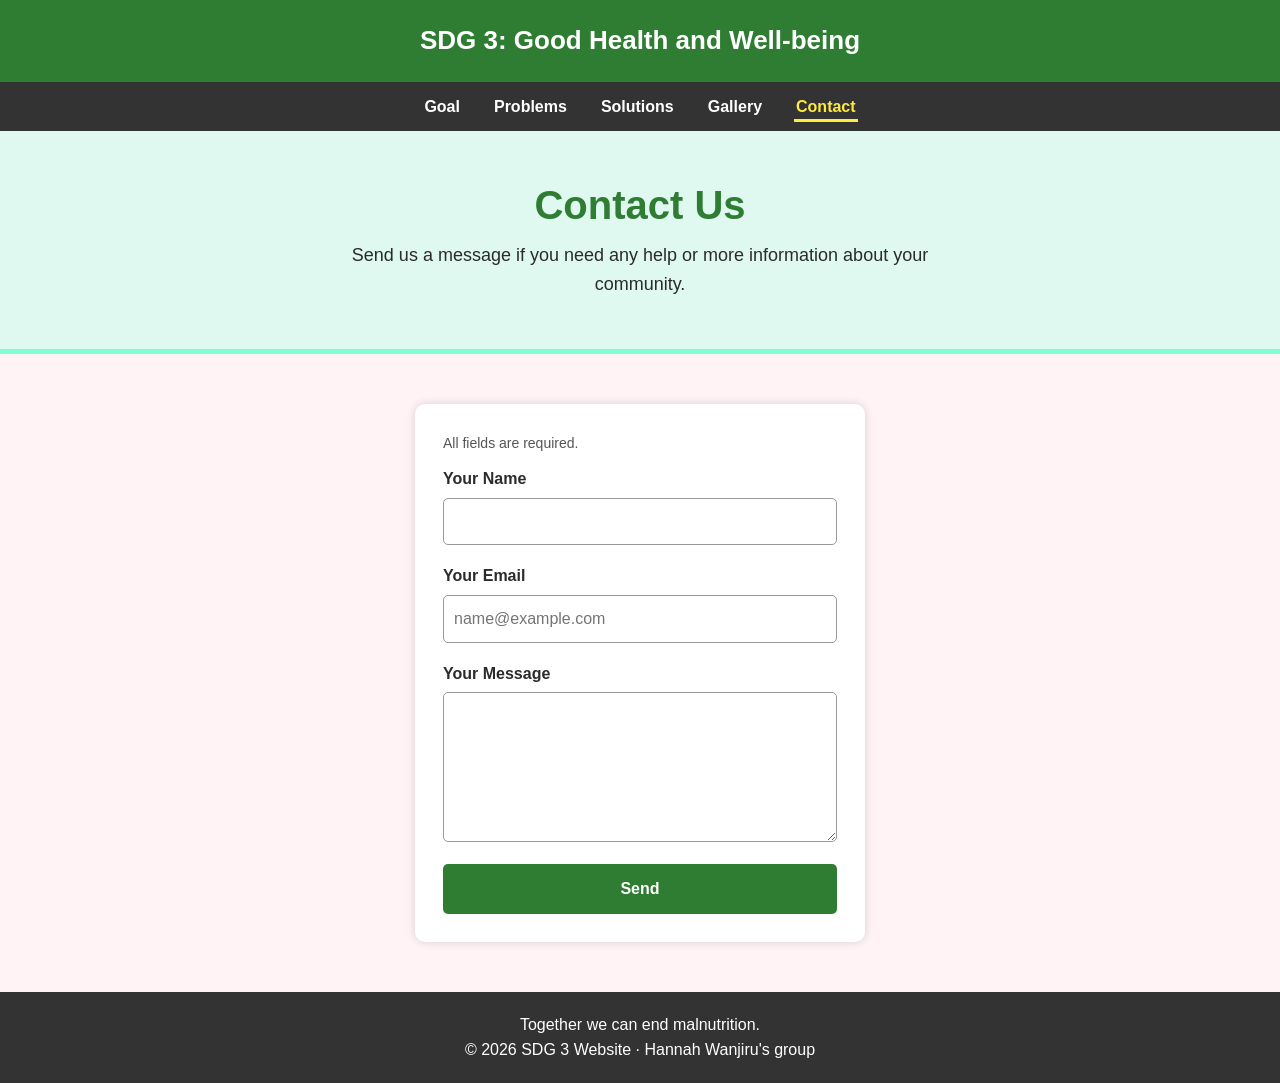
<file: contact.html>
<!DOCTYPE html>
<html lang="en">
<head>
<meta charset="UTF-8">
<meta name="viewport" content="width=device-width, initial-scale=1.0">
<meta name="description" content="Send a message to Hannah Wanjiru's SDG 3 group.">
<title>SDG 3 - Contact</title>
<link rel="stylesheet" href="style.css">
</head>
<body>

<a class="skip-link" href="#main">Skip to content</a>

<header>
<p class="site-name">SDG 3: Good Health and Well-being</p>
</header>

<nav aria-label="Main menu">
<ul>
<li><a href="index.html">Goal</a></li>
<li><a href="problems.html">Problems</a></li>
<li><a href="solutions.html">Solutions</a></li>
<li><a href="gallery.html">Gallery</a></li>
<li><a href="contact.html" aria-current="page">Contact</a></li>
</ul>
</nav>

<main id="main">

<div class="page-title">
<h1>Contact Us</h1>
<p>Send us a message if you need any help or more information about your community.</p>
</div>

<section>

<!-- When sent, the form opens thanks.html.
     This is a practice form: the message is not saved anywhere yet. -->
<form action="thanks.html" method="get">

<p class="form-note">All fields are required.</p>

<label for="name">Your Name</label>
<input type="text" id="name" name="name" autocomplete="name" required>

<label for="email">Your Email</label>
<input type="email" id="email" name="email" autocomplete="email"
       placeholder="name@example.com" required>

<label for="message">Your Message</label>
<textarea id="message" name="message" rows="5" required></textarea>

<button type="submit">Send</button>

</form>

</section>

</main>

<footer>
<p>Together we can end malnutrition.</p>
<p>&copy; 2026 SDG 3 Website · Hannah Wanjiru's group</p>
</footer>

</body>
</html>
</file>
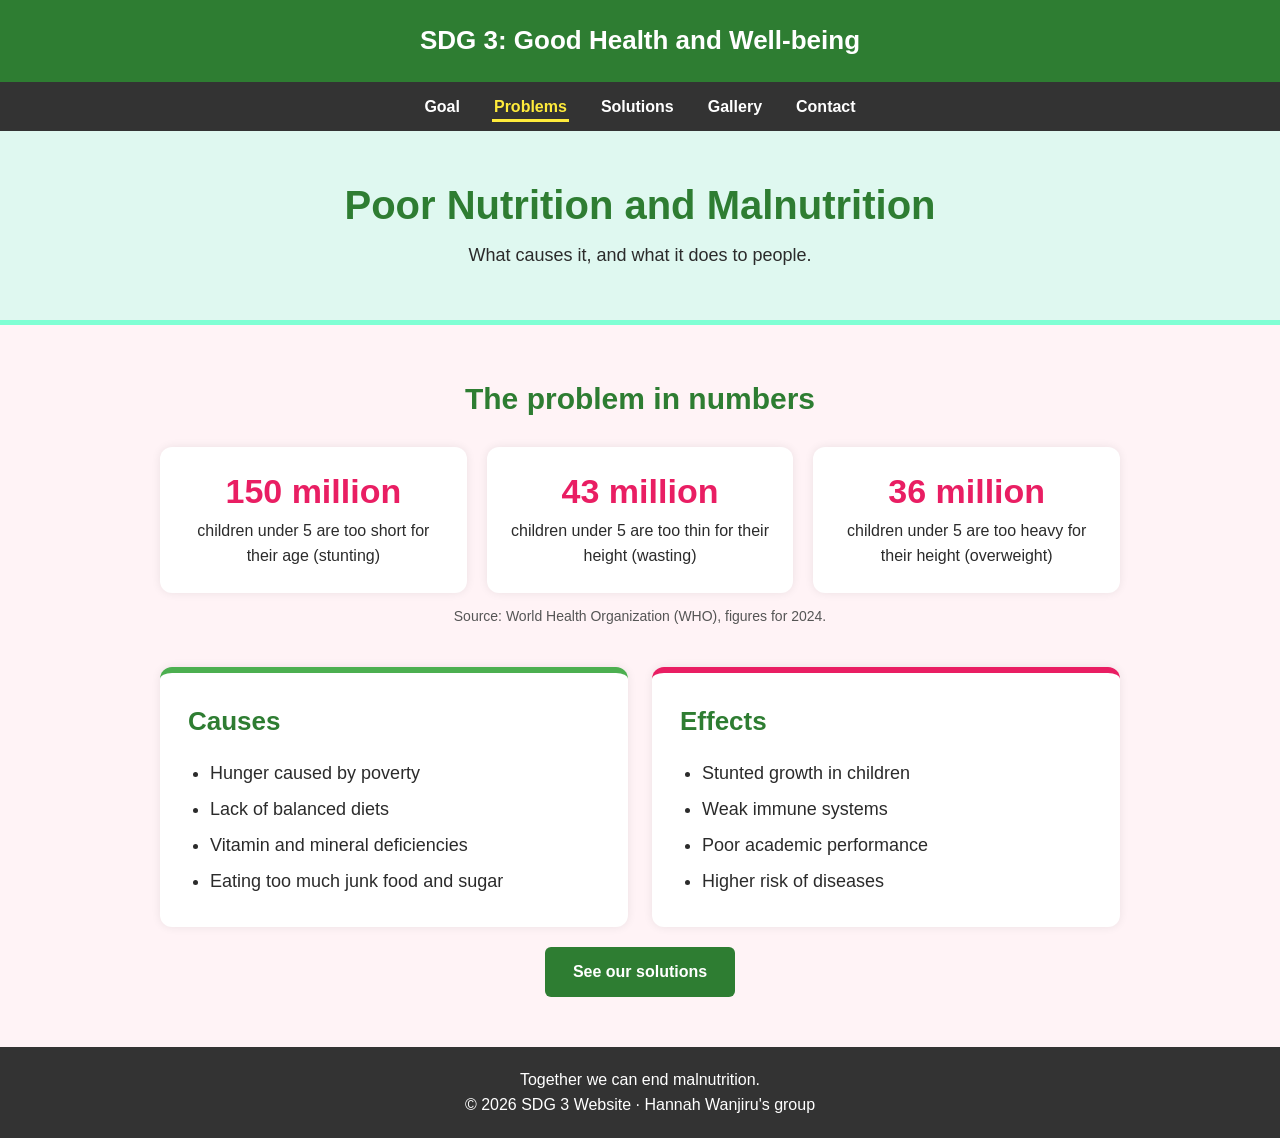
<file: problems.html>
<!DOCTYPE html>
<html lang="en">
<head>
<meta charset="UTF-8">
<meta name="viewport" content="width=device-width, initial-scale=1.0">
<meta name="description" content="The causes and effects of poor nutrition and malnutrition.">
<title>SDG 3 - Problems</title>
<link rel="stylesheet" href="style.css">
</head>
<body>

<a class="skip-link" href="#main">Skip to content</a>

<header>
<p class="site-name">SDG 3: Good Health and Well-being</p>
</header>

<nav aria-label="Main menu">
<ul>
<li><a href="index.html">Goal</a></li>
<li><a href="problems.html" aria-current="page">Problems</a></li>
<li><a href="solutions.html">Solutions</a></li>
<li><a href="gallery.html">Gallery</a></li>
<li><a href="contact.html">Contact</a></li>
</ul>
</nav>

<main id="main">

<div class="page-title">
<h1>Poor Nutrition and Malnutrition</h1>
<p>What causes it, and what it does to people.</p>
</div>

<section>

<!-- Big numbers grab attention. Always say where your numbers come from! -->
<h2>The problem in numbers</h2>

<div class="stats">

<div class="stat">
<p class="stat-number">150 million</p>
<p>children under 5 are too short for their age (stunting)</p>
</div>

<div class="stat">
<p class="stat-number">43 million</p>
<p>children under 5 are too thin for their height (wasting)</p>
</div>

<div class="stat">
<p class="stat-number">36 million</p>
<p>children under 5 are too heavy for their height (overweight)</p>
</div>

</div>

<p class="source">Source: World Health Organization (WHO), figures for 2024.</p>

<div class="two-columns">

<div class="box">
<h2>Causes</h2>
<ul>
<li>Hunger caused by poverty</li>
<li>Lack of balanced diets</li>
<li>Vitamin and mineral deficiencies</li>
<li>Eating too much junk food and sugar</li>
</ul>
</div>

<div class="box effects">
<h2>Effects</h2>
<ul>
<li>Stunted growth in children</li>
<li>Weak immune systems</li>
<li>Poor academic performance</li>
<li>Higher risk of diseases</li>
</ul>
</div>

</div>

<p class="center">
<a class="btn" href="solutions.html">See our solutions</a>
</p>

</section>

</main>

<footer>
<p>Together we can end malnutrition.</p>
<p>&copy; 2026 SDG 3 Website · Hannah Wanjiru's group</p>
</footer>

</body>
</html>
</file>
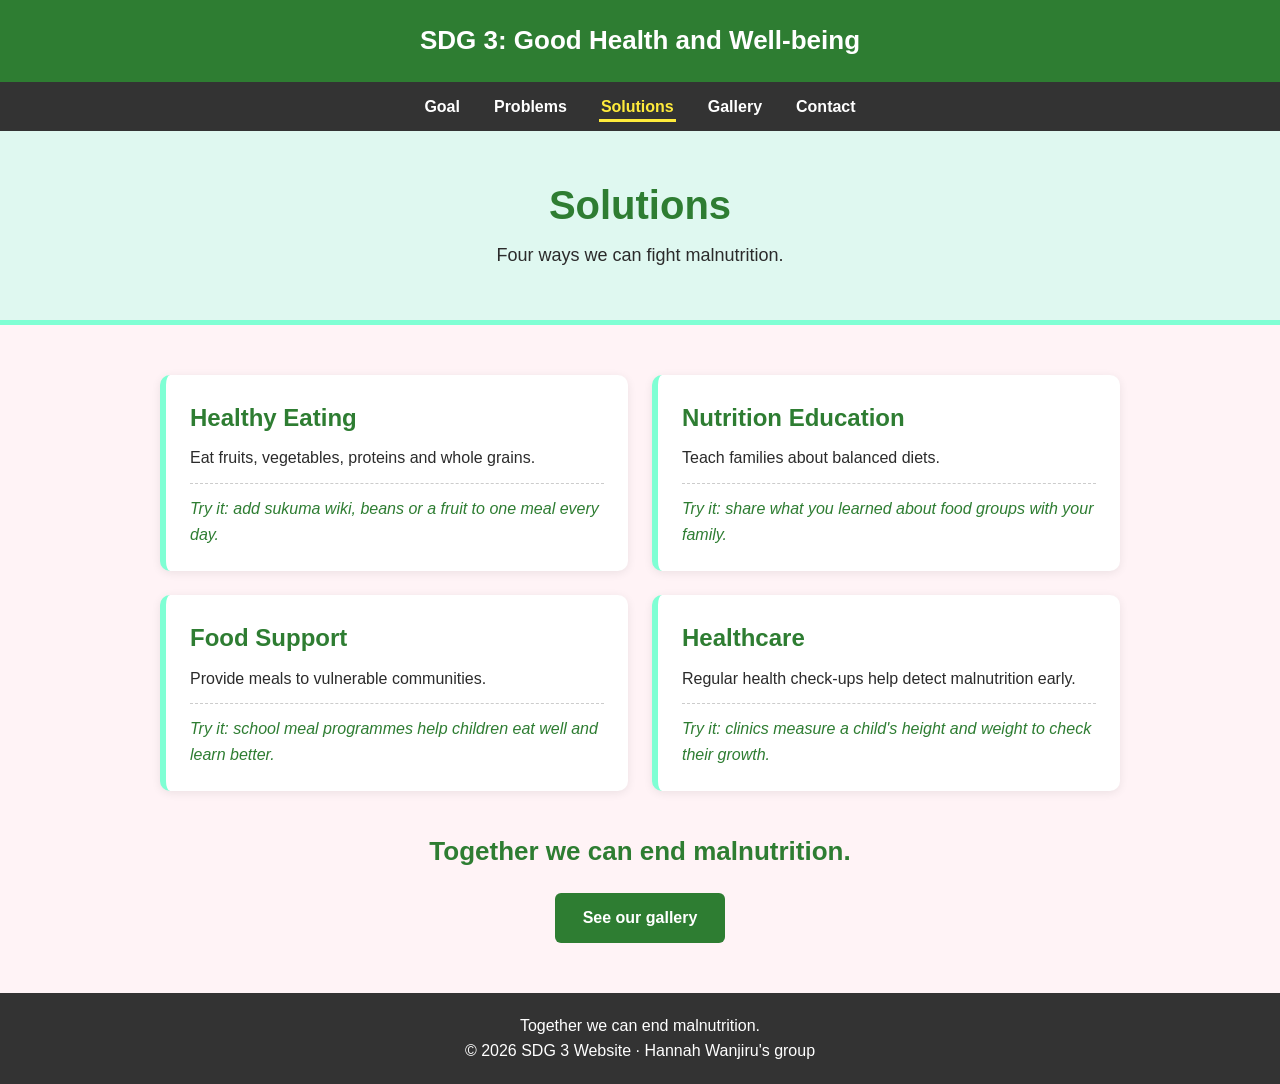
<file: solutions.html>
<!DOCTYPE html>
<html lang="en">
<head>
<meta charset="UTF-8">
<meta name="viewport" content="width=device-width, initial-scale=1.0">
<meta name="description" content="Four ways we can fight malnutrition in our communities.">
<title>SDG 3 - Solutions</title>
<link rel="stylesheet" href="style.css">
</head>
<body>

<a class="skip-link" href="#main">Skip to content</a>

<header>
<p class="site-name">SDG 3: Good Health and Well-being</p>
</header>

<nav aria-label="Main menu">
<ul>
<li><a href="index.html">Goal</a></li>
<li><a href="problems.html">Problems</a></li>
<li><a href="solutions.html" aria-current="page">Solutions</a></li>
<li><a href="gallery.html">Gallery</a></li>
<li><a href="contact.html">Contact</a></li>
</ul>
</nav>

<main id="main">

<div class="page-title">
<h1>Solutions</h1>
<p>Four ways we can fight malnutrition.</p>
</div>

<section>

<div class="cards">

<div class="card">
<h2>Healthy Eating</h2>
<p>Eat fruits, vegetables, proteins and whole grains.</p>
<p class="card-tip">Try it: add sukuma wiki, beans or a fruit to one meal every day.</p>
</div>

<div class="card">
<h2>Nutrition Education</h2>
<p>Teach families about balanced diets.</p>
<p class="card-tip">Try it: share what you learned about food groups with your family.</p>
</div>

<div class="card">
<h2>Food Support</h2>
<p>Provide meals to vulnerable communities.</p>
<p class="card-tip">Try it: school meal programmes help children eat well and learn better.</p>
</div>

<div class="card">
<h2>Healthcare</h2>
<p>Regular health check-ups help detect malnutrition early.</p>
<p class="card-tip">Try it: clinics measure a child's height and weight to check their growth.</p>
</div>

</div>

<p class="slogan">Together we can end malnutrition.</p>

<p class="center">
<a class="btn" href="gallery.html">See our gallery</a>
</p>

</section>

</main>

<footer>
<p>Together we can end malnutrition.</p>
<p>&copy; 2026 SDG 3 Website · Hannah Wanjiru's group</p>
</footer>

</body>
</html>
</file>
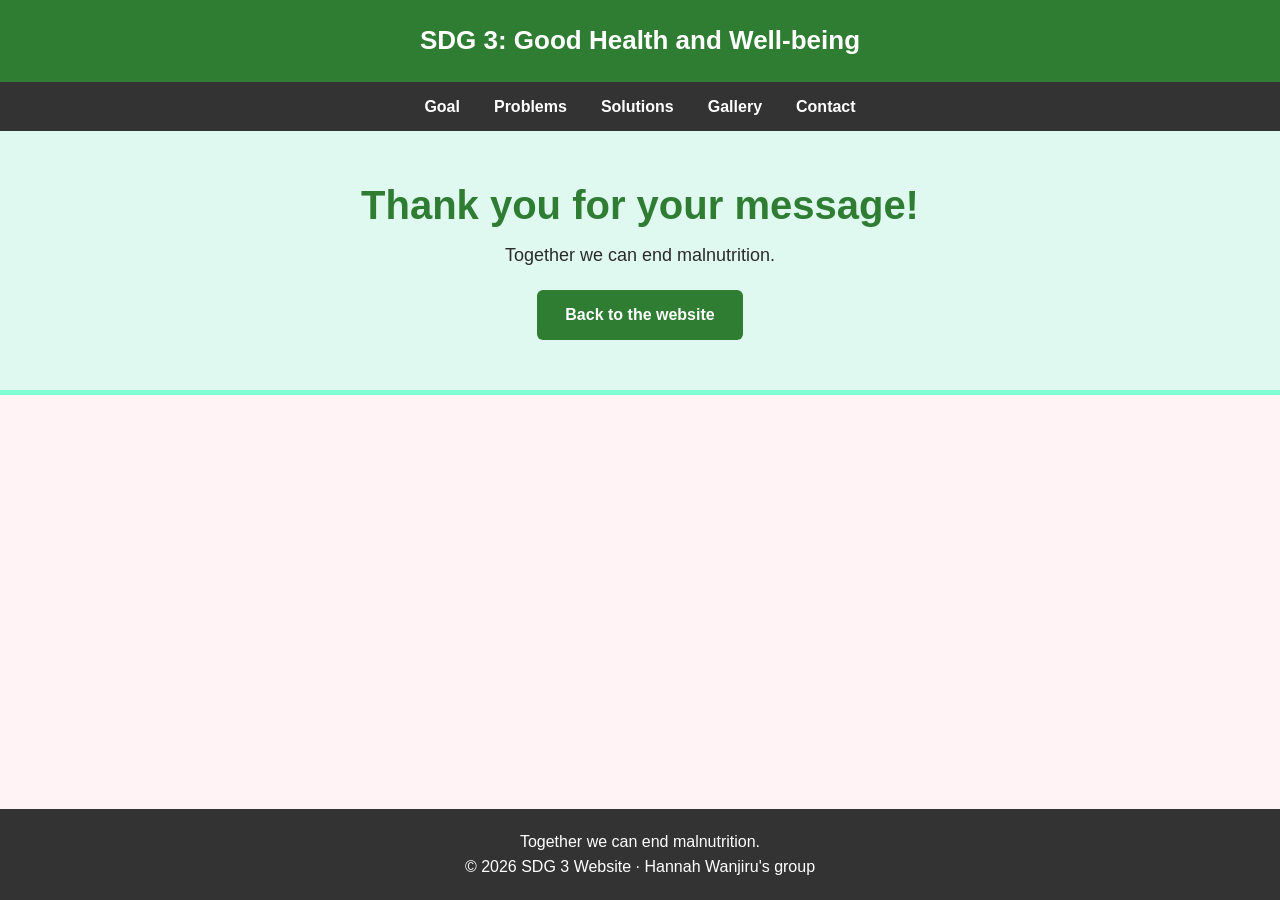
<file: thanks.html>
<!DOCTYPE html>
<html lang="en">
<head>
<meta charset="UTF-8">
<meta name="viewport" content="width=device-width, initial-scale=1.0">
<title>SDG 3 - Thank You</title>
<link rel="stylesheet" href="style.css">
</head>
<body>

<a class="skip-link" href="#main">Skip to content</a>

<header>
<p class="site-name">SDG 3: Good Health and Well-being</p>
</header>

<nav aria-label="Main menu">
<ul>
<li><a href="index.html">Goal</a></li>
<li><a href="problems.html">Problems</a></li>
<li><a href="solutions.html">Solutions</a></li>
<li><a href="gallery.html">Gallery</a></li>
<li><a href="contact.html">Contact</a></li>
</ul>
</nav>

<main id="main">

<!-- This page opens after someone sends the contact form -->
<div class="page-title">
<h1>Thank you for your message!</h1>
<p>Together we can end malnutrition.</p>
<a class="btn" href="index.html">Back to the website</a>
</div>

</main>

<footer>
<p>Together we can end malnutrition.</p>
<p>&copy; 2026 SDG 3 Website · Hannah Wanjiru's group</p>
</footer>

</body>
</html>
</file>
<file: style.css>
/* ==========================
   ONE STYLESHEET FOR ALL FIVE PAGES
   Every page links to this file, so a change here
   updates the whole website at once.
========================== */

/* ==========================
   COLOURS
   Our green, pink and aquamarine, saved once and reused.
========================== */

:root {
    --green: #4CAF50;        /* our main green, for borders and accents */
    --green-dark: #2E7D32;   /* darker green, so white text on it is easy to read */
    --nav: #333333;          /* dark grey menu bar */
    --pink: #FFF3F6;         /* soft pink page background */
    --pink-strong: #E91E63;  /* bright pink for small highlights */
    --aqua: #DFF8F0;         /* soft aquamarine for the page title banner */
    --aqua-strong: #7FFFD4;  /* aquamarine for card borders */
    --text: #2B2B2B;
    --highlight: #FFEB3B;    /* yellow for hover and keyboard focus */
}

/* ==========================
   GENERAL
========================== */

* {
    margin: 0;
    padding: 0;
    box-sizing: border-box;
}

body {
    font-family: Arial, sans-serif;
    background: var(--pink);
    color: var(--text);
    line-height: 1.6;
    /* Keeps the footer at the bottom even on short pages */
    min-height: 100vh;
    display: flex;
    flex-direction: column;
}

main {
    flex: 1;
}

img {
    max-width: 100%;
    height: auto;   /* keeps the photo's shape when it shrinks on small screens */
    display: block;
}

a:focus-visible,
button:focus-visible,
input:focus-visible,
textarea:focus-visible {
    outline: 3px solid var(--highlight);
    outline-offset: 2px;
}

.skip-link {
    position: absolute;
    left: 10px;
    top: -60px;
    background: var(--highlight);
    color: var(--text);
    padding: 10px 16px;
    border-radius: 5px;
    z-index: 100;
}

.skip-link:focus {
    top: 10px;
}

/* ==========================
   HEADER AND MENU
========================== */

header {
    background: var(--green-dark);
    color: white;
    padding: 20px;
    text-align: center;
}

.site-name {
    font-size: 26px;
    font-weight: bold;
}

nav {
    background: var(--nav);
    padding: 12px;
}

nav ul {
    list-style: none;
    display: flex;
    justify-content: center;
    flex-wrap: wrap;
    gap: 8px 30px;
}

nav a {
    color: white;
    text-decoration: none;
    font-weight: bold;
    padding: 4px 2px;
}

nav a:hover {
    color: var(--highlight);
}

/* The page you are on is underlined in yellow */
nav a[aria-current="page"] {
    color: var(--highlight);
    border-bottom: 3px solid var(--highlight);
}

/* ==========================
   PAGE TITLE BANNER
========================== */

.page-title {
    background: var(--aqua);
    text-align: center;
    padding: 50px 20px;
    border-bottom: 5px solid var(--aqua-strong);
}

.page-title h1 {
    color: var(--green-dark);
    font-size: 40px;
    line-height: 1.2;
}

.page-title p {
    max-width: 650px;
    margin: 12px auto 0;
    font-size: 18px;
}

/* ==========================
   CONTENT SECTIONS
========================== */

section {
    padding: 50px 20px;
    max-width: 1000px;
    margin: 0 auto;
}

section h2 {
    color: var(--green-dark);
    font-size: 30px;
    text-align: center;
    margin-bottom: 24px;
}

.text-block {
    max-width: 700px;
    margin: 0 auto 20px;
    font-size: 18px;
    text-align: center;
}

.feature-image {
    width: 100%;
    max-width: 600px;
    margin: 30px auto 0;
    border-radius: 12px;
    box-shadow: 0 0 12px rgba(0, 0, 0, 0.15);
}

.btn {
    display: inline-block;
    margin-top: 20px;
    padding: 12px 28px;
    background: var(--green-dark);
    color: white;
    text-decoration: none;
    font-weight: bold;
    border-radius: 6px;
}

.btn:hover {
    background: var(--nav);
}

.center {
    text-align: center;
}

/* Small grey line that says where a fact or number came from */
.source {
    text-align: center;
    font-size: 14px;
    color: #555555;
    margin-top: 12px;
}

/* ==========================
   PROBLEMS PAGE: BIG NUMBERS
========================== */

.stats {
    display: flex;
    gap: 20px;
    flex-wrap: wrap;
}

.stat {
    flex: 1 1 220px;
    background: white;
    padding: 24px;
    border-radius: 12px;
    text-align: center;
    box-shadow: 0 0 10px rgba(0, 0, 0, 0.08);
}

.stat-number {
    font-size: 34px;
    font-weight: bold;
    color: var(--pink-strong);
    line-height: 1.2;
    margin-bottom: 6px;
}

/* Space between the numbers and the causes/effects boxes */
.stats + .source {
    margin-bottom: 40px;
}

/* ==========================
   PROBLEMS PAGE: CAUSES AND EFFECTS
========================== */

.two-columns {
    display: flex;
    gap: 24px;
    flex-wrap: wrap;
}

.box {
    flex: 1 1 300px;
    background: white;
    padding: 28px;
    border-radius: 12px;
    border-top: 6px solid var(--green);
    box-shadow: 0 0 10px rgba(0, 0, 0, 0.08);
}

.box.effects {
    border-top-color: var(--pink-strong);
}

.box h2 {
    text-align: left;
    font-size: 26px;
    margin-bottom: 12px;
}

.box ul {
    padding-left: 22px;
    font-size: 18px;
    line-height: 2;
}

/* ==========================
   SOLUTION CARDS
========================== */

.cards {
    display: grid;
    grid-template-columns: repeat(2, 1fr);
    gap: 24px;
}

.card {
    background: white;
    padding: 24px;
    border-radius: 10px;
    border-left: 6px solid var(--aqua-strong);
    box-shadow: 0 2px 10px rgba(0, 0, 0, 0.08);
}

.card h2 {
    text-align: left;
    font-size: 24px;
    margin-bottom: 8px;
}

/* "Try it" line: an everyday action people can take */
.card-tip {
    margin-top: 12px;
    padding-top: 12px;
    border-top: 1px dashed #cccccc;
    font-style: italic;
    color: var(--green-dark);
}

.slogan {
    margin-top: 40px;
    text-align: center;
    font-size: 26px;
    font-weight: bold;
    color: var(--green-dark);
}

/* ==========================
   GALLERY
========================== */

.gallery {
    display: flex;
    justify-content: center;
    flex-wrap: wrap;
    gap: 30px;
}

.gallery figure {
    width: 300px;
}

.gallery img {
    width: 300px;
    height: 300px;
    object-fit: cover;   /* crops each photo to a neat square instead of squashing it */
    border-radius: 20px;
    box-shadow: 0 0 10px rgba(0, 0, 0, 0.2);
}

.gallery figcaption {
    text-align: center;
    margin-top: 10px;
    font-weight: bold;
}

/* ==========================
   CONTACT FORM
========================== */

form {
    background: white;
    max-width: 450px;
    margin: 0 auto;
    padding: 28px;
    border-radius: 10px;
    box-shadow: 0 0 10px rgba(0, 0, 0, 0.15);
    display: flex;
    flex-direction: column;
}

.form-note {
    font-size: 14px;
    color: #555555;
}

label {
    font-weight: bold;
    margin-top: 12px;
}

input,
textarea {
    width: 100%;
    padding: 10px;
    margin: 6px 0;
    border: 1px solid #999;
    border-radius: 5px;
    font: inherit;
}

button {
    background: var(--green-dark);
    color: white;
    border: none;
    padding: 12px;
    margin-top: 16px;
    width: 100%;
    font: inherit;
    font-weight: bold;
    border-radius: 5px;
    cursor: pointer;
}

button:hover {
    background: var(--nav);
}

/* ==========================
   FOOTER
========================== */

footer {
    background: var(--nav);
    color: white;
    text-align: center;
    padding: 20px;
}

footer .credits {
    font-size: 14px;
    opacity: 0.85;
}

/* ==========================
   PHONES
========================== */

@media (max-width: 600px) {

    .page-title h1 {
        font-size: 30px;
    }

    nav ul {
        gap: 6px 18px;
    }

    .cards {
        grid-template-columns: 1fr;
    }

    .gallery figure {
        width: 100%;
    }

    .gallery img {
        width: 100%;
        height: auto;
        aspect-ratio: 1 / 1;
    }

    .stat-number {
        font-size: 28px;
    }

}
</file>
